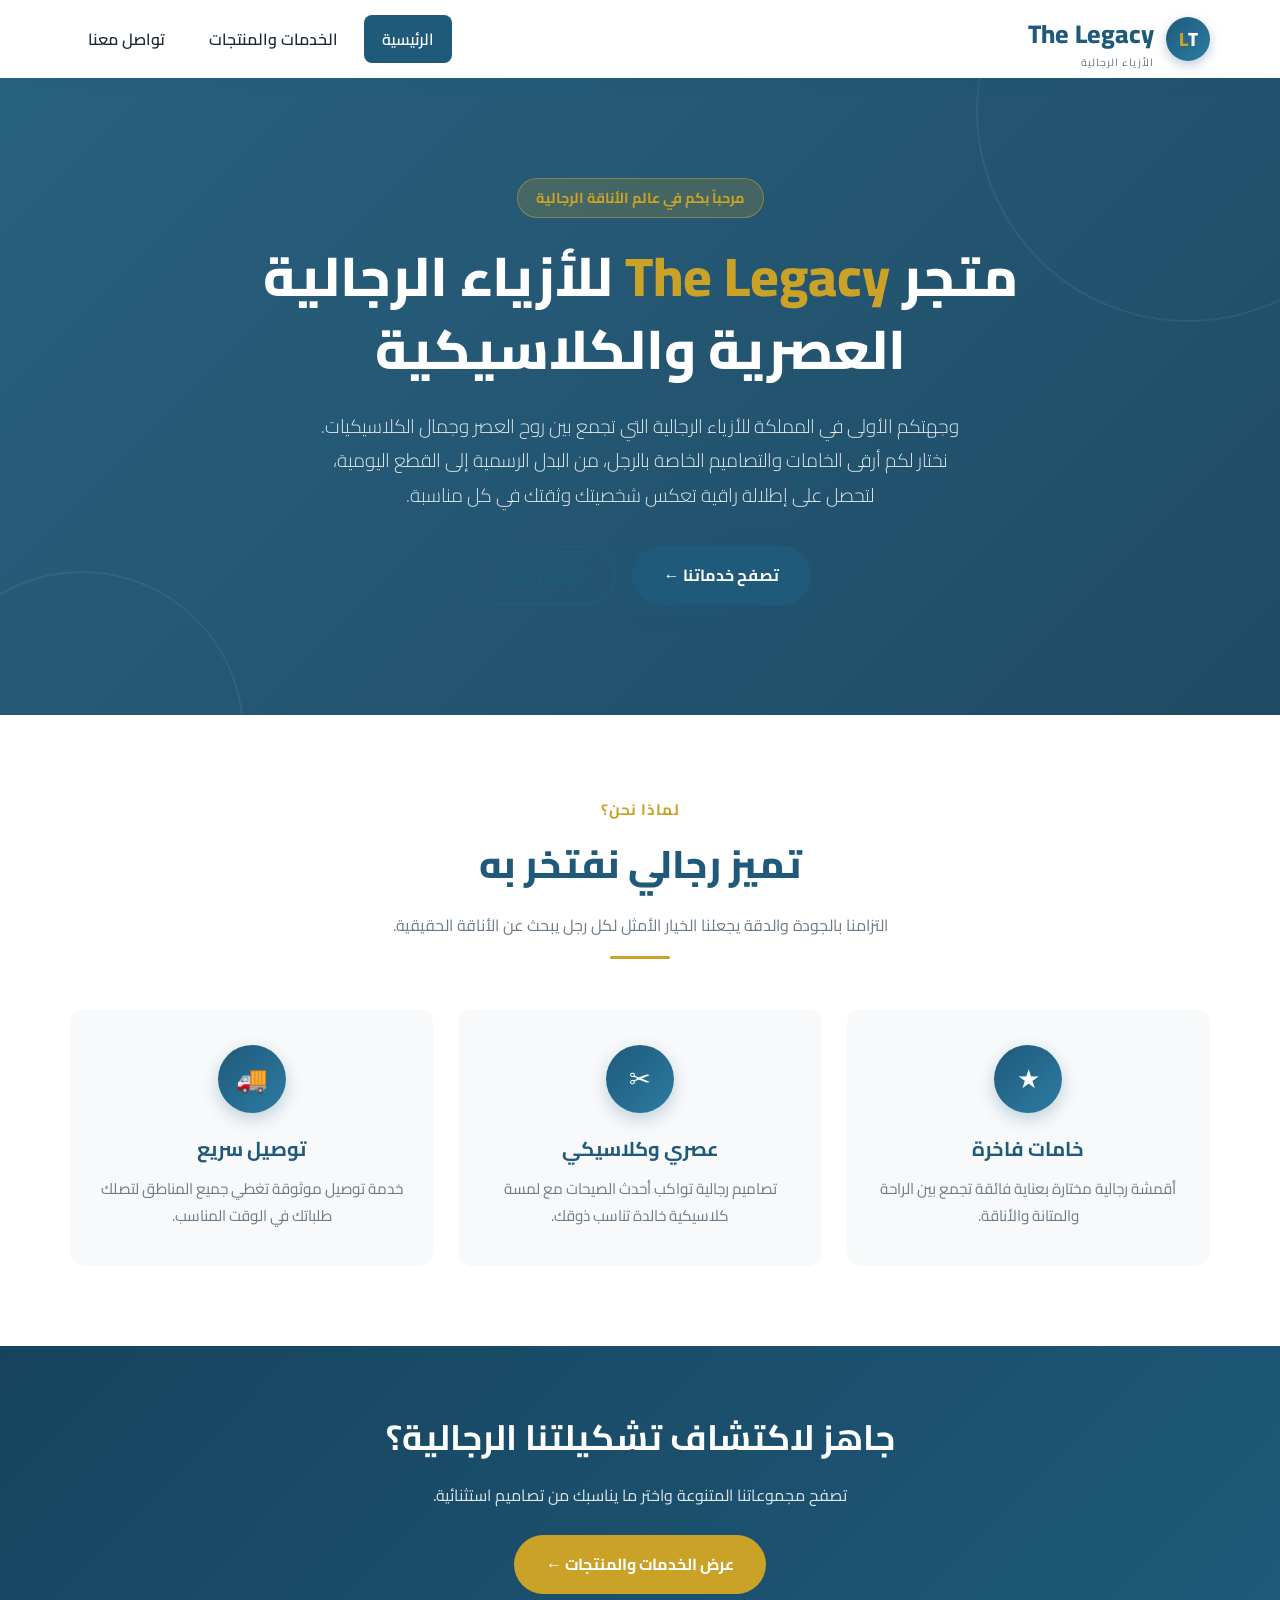
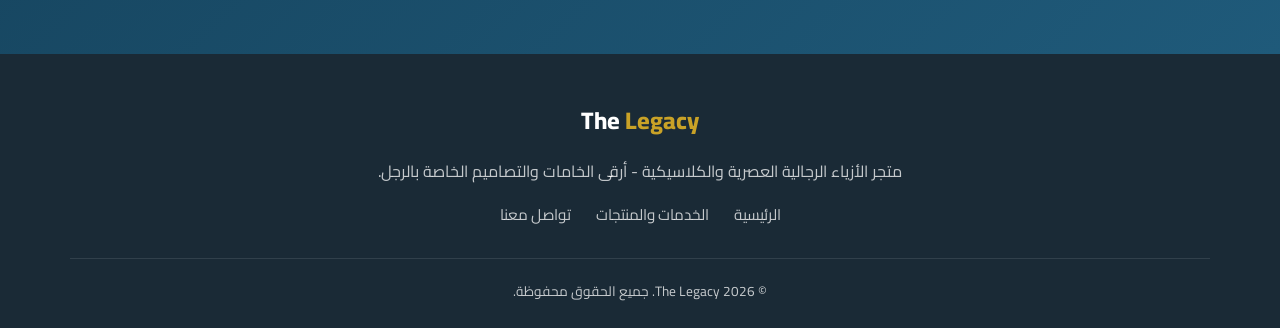
<file: index.html>
<!DOCTYPE html>
<html lang="ar" dir="rtl">
<head>
    <meta charset="UTF-8">
    <meta name="viewport" content="width=device-width, initial-scale=1.0">
    <meta name="description" content="متجر The Legacy للأزياء الرجالية العصرية والكلاسيكية - أرقى الخامات والتصاميم الخاصة بالرجل في المملكة">
    <title>The Legacy | متجر الأزياء الرجالية العصرية والكلاسيكية</title>
    <link rel="stylesheet" href="style.css">
</head>
<body>

    <!-- Header & Navigation -->
    <header class="site-header">
        <div class="container header-inner">
            <a href="index.html" class="logo">
                <span class="logo-mark">T<span>L</span></span>
                <span class="logo-text">The Legacy<small>الأزياء الرجالية</small></span>
            </a>
            <button class="menu-toggle" aria-label="فتح القائمة" onclick="toggleMenu()">&#9776;</button>
            <nav class="main-nav" id="mainNav">
                <ul>
                    <li><a href="index.html" class="active">الرئيسية</a></li>
                    <li><a href="services.html">الخدمات والمنتجات</a></li>
                    <li><a href="contact.html">تواصل معنا</a></li>
                </ul>
            </nav>
        </div>
    </header>

    <!-- Hero Section -->
    <section class="hero">
        <div class="container">
            <div class="hero-content">
                <span class="badge">مرحباً بكم في عالم الأناقة الرجالية</span>
                <h1>متجر <span>The Legacy</span> للأزياء الرجالية العصرية والكلاسيكية</h1>
                <p>
                    وجهتكم الأولى في المملكة للأزياء الرجالية التي تجمع بين روح العصر وجمال الكلاسيكيات.
                    نختار لكم أرقى الخامات والتصاميم الخاصة بالرجل، من البدل الرسمية إلى القطع اليومية،
                    لتحصل على إطلالة راقية تعكس شخصيتك وثقتك في كل مناسبة.
                </p>
                <div class="hero-actions">
                    <a href="services.html" class="btn btn-primary">تصفح خدماتنا &#8592;</a>
                    <a href="contact.html" class="btn btn-outline">تواصل معنا</a>
                </div>
            </div>
        </div>
    </section>

    <!-- Features Section -->
    <section class="section features">
        <div class="container">
            <div class="section-heading">
                <span class="subtitle">لماذا نحن؟</span>
                <h2>تميز رجالي نفتخر به</h2>
                <p>التزامنا بالجودة والدقة يجعلنا الخيار الأمثل لكل رجل يبحث عن الأناقة الحقيقية.</p>
                <div class="divider"></div>
            </div>
            <div class="features-grid">
                <div class="feature-item">
                    <div class="feature-icon">&#9733;</div>
                    <h3>خامات فاخرة</h3>
                    <p>أقمشة رجالية مختارة بعناية فائقة تجمع بين الراحة والمتانة والأناقة.</p>
                </div>
                <div class="feature-item">
                    <div class="feature-icon">&#9986;</div>
                    <h3>عصري وكلاسيكي</h3>
                    <p>تصاميم رجالية تواكب أحدث الصيحات مع لمسة كلاسيكية خالدة تناسب ذوقك.</p>
                </div>
                <div class="feature-item">
                    <div class="feature-icon">&#128666;</div>
                    <h3>توصيل سريع</h3>
                    <p>خدمة توصيل موثوقة تغطي جميع المناطق لتصلك طلباتك في الوقت المناسب.</p>
                </div>
            </div>
        </div>
    </section>

    <!-- CTA Banner -->
    <section class="cta-banner">
        <div class="container">
            <h2>جاهز لاكتشاف تشكيلتنا الرجالية؟</h2>
            <p>تصفح مجموعاتنا المتنوعة واختر ما يناسبك من تصاميم استثنائية.</p>
            <a href="services.html" class="btn btn-accent">عرض الخدمات والمنتجات &#8592;</a>
        </div>
    </section>

    <!-- Footer -->
    <footer class="site-footer">
        <div class="container">
            <div class="footer-content">
                <div class="footer-logo">The <span>Legacy</span></div>
                <p>متجر الأزياء الرجالية العصرية والكلاسيكية - أرقى الخامات والتصاميم الخاصة بالرجل.</p>
                <div class="footer-links">
                    <a href="index.html">الرئيسية</a>
                    <a href="services.html">الخدمات والمنتجات</a>
                    <a href="contact.html">تواصل معنا</a>
                </div>
            </div>
            <div class="footer-bottom">
                &copy; 2026 The Legacy. جميع الحقوق محفوظة.
            </div>
        </div>
    </footer>

    <script>
        function toggleMenu() {
            const nav = document.getElementById('mainNav');
            nav.classList.toggle('nav-open');
        }
    </script>
</body>
</html>
</file>
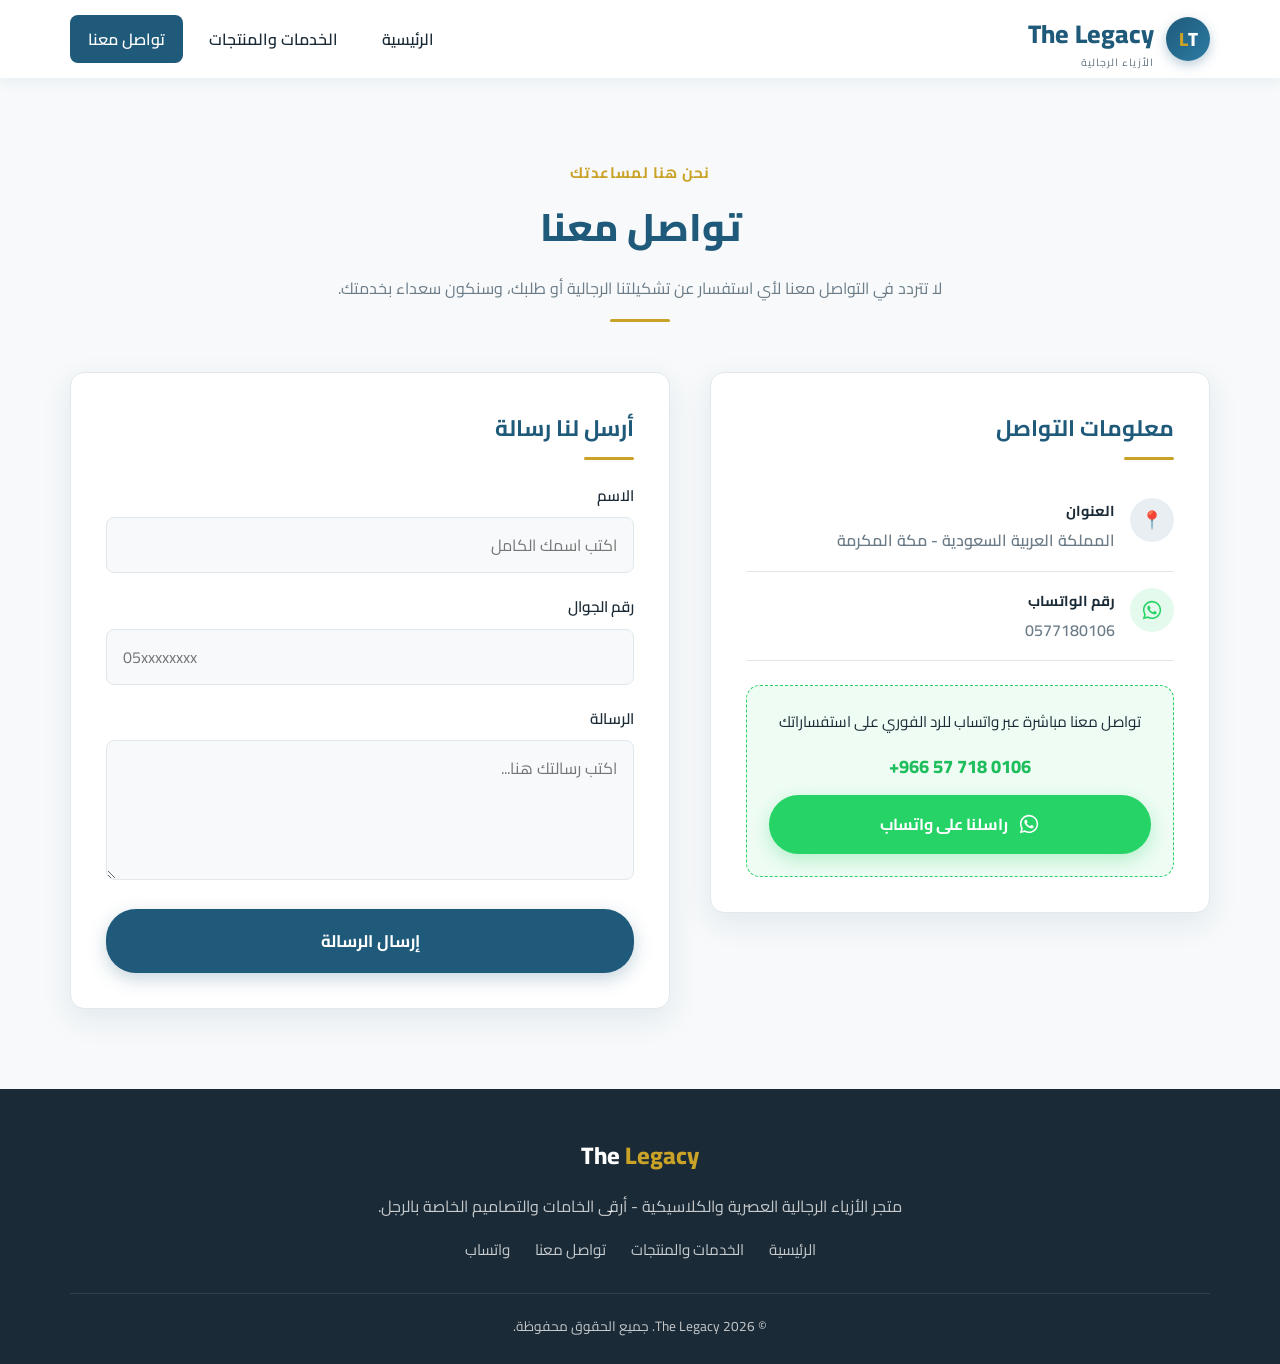
<file: contact.html>
<!DOCTYPE html>
<html lang="ar" dir="rtl">
<head>
    <meta charset="UTF-8">
    <meta name="viewport" content="width=device-width, initial-scale=1.0">
    <meta name="description" content="تواصل مع متجر The Legacy للأزياء الرجالية - مكة المكرمة، المملكة العربية السعودية">
    <title>تواصل معنا | The Legacy للأزياء الرجالية</title>
    <link rel="stylesheet" href="style.css">
</head>
<body>

    <!-- Header & Navigation -->
    <header class="site-header">
        <div class="container header-inner">
            <a href="index.html" class="logo">
                <span class="logo-mark">T<span>L</span></span>
                <span class="logo-text">The Legacy<small>الأزياء الرجالية</small></span>
            </a>
            <button class="menu-toggle" aria-label="فتح القائمة" onclick="toggleMenu()">&#9776;</button>
            <nav class="main-nav" id="mainNav">
                <ul>
                    <li><a href="index.html">الرئيسية</a></li>
                    <li><a href="services.html">الخدمات والمنتجات</a></li>
                    <li><a href="contact.html" class="active">تواصل معنا</a></li>
                </ul>
            </nav>
        </div>
    </header>

    <!-- Contact Section -->
    <section class="section contact-section">
        <div class="container">
            <div class="section-heading">
                <span class="subtitle">نحن هنا لمساعدتك</span>
                <h2>تواصل معنا</h2>
                <p>لا تتردد في التواصل معنا لأي استفسار عن تشكيلتنا الرجالية أو طلبك، وسنكون سعداء بخدمتك.</p>
                <div class="divider"></div>
            </div>

            <div class="contact-wrapper">
                <!-- Contact Info -->
                <div class="contact-info-card">
                    <h3>معلومات التواصل</h3>

                    <div class="info-item">
                        <div class="info-icon">&#128205;</div>
                        <div class="info-content">
                            <strong>العنوان</strong>
                            <p>المملكة العربية السعودية - مكة المكرمة</p>
                        </div>
                    </div>

                    <div class="info-item">
                        <div class="info-icon whatsapp-icon">
                            <svg width="22" height="22" viewBox="0 0 24 24" fill="currentColor" xmlns="http://www.w3.org/2000/svg">
                                <path d="M12.04 2C6.58 2 2.13 6.45 2.13 11.91c0 1.75.46 3.45 1.32 4.95L2 22l5.25-1.38a9.89 9.89 0 0 0 4.79 1.22h.01c5.46 0 9.91-4.45 9.91-9.91 0-2.65-1.03-5.14-2.9-7.01A9.82 9.82 0 0 0 12.04 2zm0 18.16a8.2 8.2 0 0 1-4.18-1.15l-.3-.18-3.12.82.83-3.04-.2-.31a8.17 8.17 0 0 1-1.26-4.38c0-4.54 3.7-8.23 8.24-8.23 2.2 0 4.27.86 5.83 2.42a8.18 8.18 0 0 1 2.41 5.82c0 4.54-3.69 8.23-8.25 8.23zm4.52-6.16c-.25-.13-1.47-.73-1.7-.81-.23-.08-.39-.13-.56.13-.17.25-.64.81-.78.98-.14.17-.29.19-.53.06-.25-.13-1.05-.39-2.01-1.24-.74-.66-1.24-1.48-1.39-1.73-.14-.25-.01-.38.11-.51.11-.11.25-.29.37-.43.13-.14.17-.25.25-.42.08-.17.04-.31-.02-.44-.06-.13-.56-1.35-.77-1.84-.2-.48-.4-.42-.56-.43h-.48c-.17 0-.44.06-.67.31-.23.25-.88.86-.88 2.1s.9 2.44 1.03 2.61c.13.17 1.77 2.7 4.3 3.79.6.26 1.07.42 1.44.54.6.19 1.15.17 1.59.1.48-.07 1.47-.6 1.68-1.18.21-.58.21-1.08.15-1.18-.06-.11-.23-.17-.48-.3z"/>
                            </svg>
                        </div>
                        <div class="info-content">
                            <strong>رقم الواتساب</strong>
                            <a href="tel:0577180106" dir="ltr">0577180106</a>
                        </div>
                    </div>

                    <div class="whatsapp-block">
                        <p>تواصل معنا مباشرة عبر واتساب للرد الفوري على استفساراتك</p>
                        <span class="phone-number">+966 57 718 0106</span>
                        <a href="https://wa.me/966577180106" target="_blank" rel="noopener noreferrer" class="btn btn-whatsapp">
                            <svg width="22" height="22" viewBox="0 0 24 24" fill="currentColor" xmlns="http://www.w3.org/2000/svg">
                                <path d="M12.04 2C6.58 2 2.13 6.45 2.13 11.91c0 1.75.46 3.45 1.32 4.95L2 22l5.25-1.38a9.89 9.89 0 0 0 4.79 1.22h.01c5.46 0 9.91-4.45 9.91-9.91 0-2.65-1.03-5.14-2.9-7.01A9.82 9.82 0 0 0 12.04 2zm0 18.16a8.2 8.2 0 0 1-4.18-1.15l-.3-.18-3.12.82.83-3.04-.2-.31a8.17 8.17 0 0 1-1.26-4.38c0-4.54 3.7-8.23 8.24-8.23 2.2 0 4.27.86 5.83 2.42a8.18 8.18 0 0 1 2.41 5.82c0 4.54-3.69 8.23-8.25 8.23zm4.52-6.16c-.25-.13-1.47-.73-1.7-.81-.23-.08-.39-.13-.56.13-.17.25-.64.81-.78.98-.14.17-.29.19-.53.06-.25-.13-1.05-.39-2.01-1.24-.74-.66-1.24-1.48-1.39-1.73-.14-.25-.01-.38.11-.51.11-.11.25-.29.37-.43.13-.14.17-.25.25-.42.08-.17.04-.31-.02-.44-.06-.13-.56-1.35-.77-1.84-.2-.48-.4-.42-.56-.43h-.48c-.17 0-.44.06-.67.31-.23.25-.88.86-.88 2.1s.9 2.44 1.03 2.61c.13.17 1.77 2.7 4.3 3.79.6.26 1.07.42 1.44.54.6.19 1.15.17 1.59.1.48-.07 1.47-.6 1.68-1.18.21-.58.21-1.08.15-1.18-.06-.11-.23-.17-.48-.3z"/>
                            </svg>
                            راسلنا على واتساب
                        </a>
                    </div>
                </div>

                <!-- Contact Form -->
                <div class="contact-form-card">
                    <h3>أرسل لنا رسالة</h3>
                    <form action="#" method="post">
                        <div class="form-group">
                            <label for="name">الاسم</label>
                            <input type="text" id="name" name="name" class="form-control" placeholder="اكتب اسمك الكامل" required>
                        </div>

                        <div class="form-group">
                            <label for="phone">رقم الجوال</label>
                            <input type="tel" id="phone" name="phone" class="form-control" placeholder="05xxxxxxxx" required>
                        </div>

                        <div class="form-group">
                            <label for="message">الرسالة</label>
                            <textarea id="message" name="message" class="form-control" placeholder="اكتب رسالتك هنا..." required></textarea>
                        </div>

                        <button type="submit" class="btn btn-primary form-submit">إرسال الرسالة</button>
                    </form>
                </div>
            </div>
        </div>
    </section>

    <!-- Footer -->
    <footer class="site-footer">
        <div class="container">
            <div class="footer-content">
                <div class="footer-logo">The <span>Legacy</span></div>
                <p>متجر الأزياء الرجالية العصرية والكلاسيكية - أرقى الخامات والتصاميم الخاصة بالرجل.</p>
                <div class="footer-links">
                    <a href="index.html">الرئيسية</a>
                    <a href="services.html">الخدمات والمنتجات</a>
                    <a href="contact.html">تواصل معنا</a>
                    <a href="https://wa.me/966577180106" target="_blank" rel="noopener noreferrer">واتساب</a>
                </div>
            </div>
            <div class="footer-bottom">
                &copy; 2026 The Legacy. جميع الحقوق محفوظة.
            </div>
        </div>
    </footer>

    <script>
        function toggleMenu() {
            const nav = document.getElementById('mainNav');
            nav.classList.toggle('nav-open');
        }
    </script>
</body>
</html>
</file>
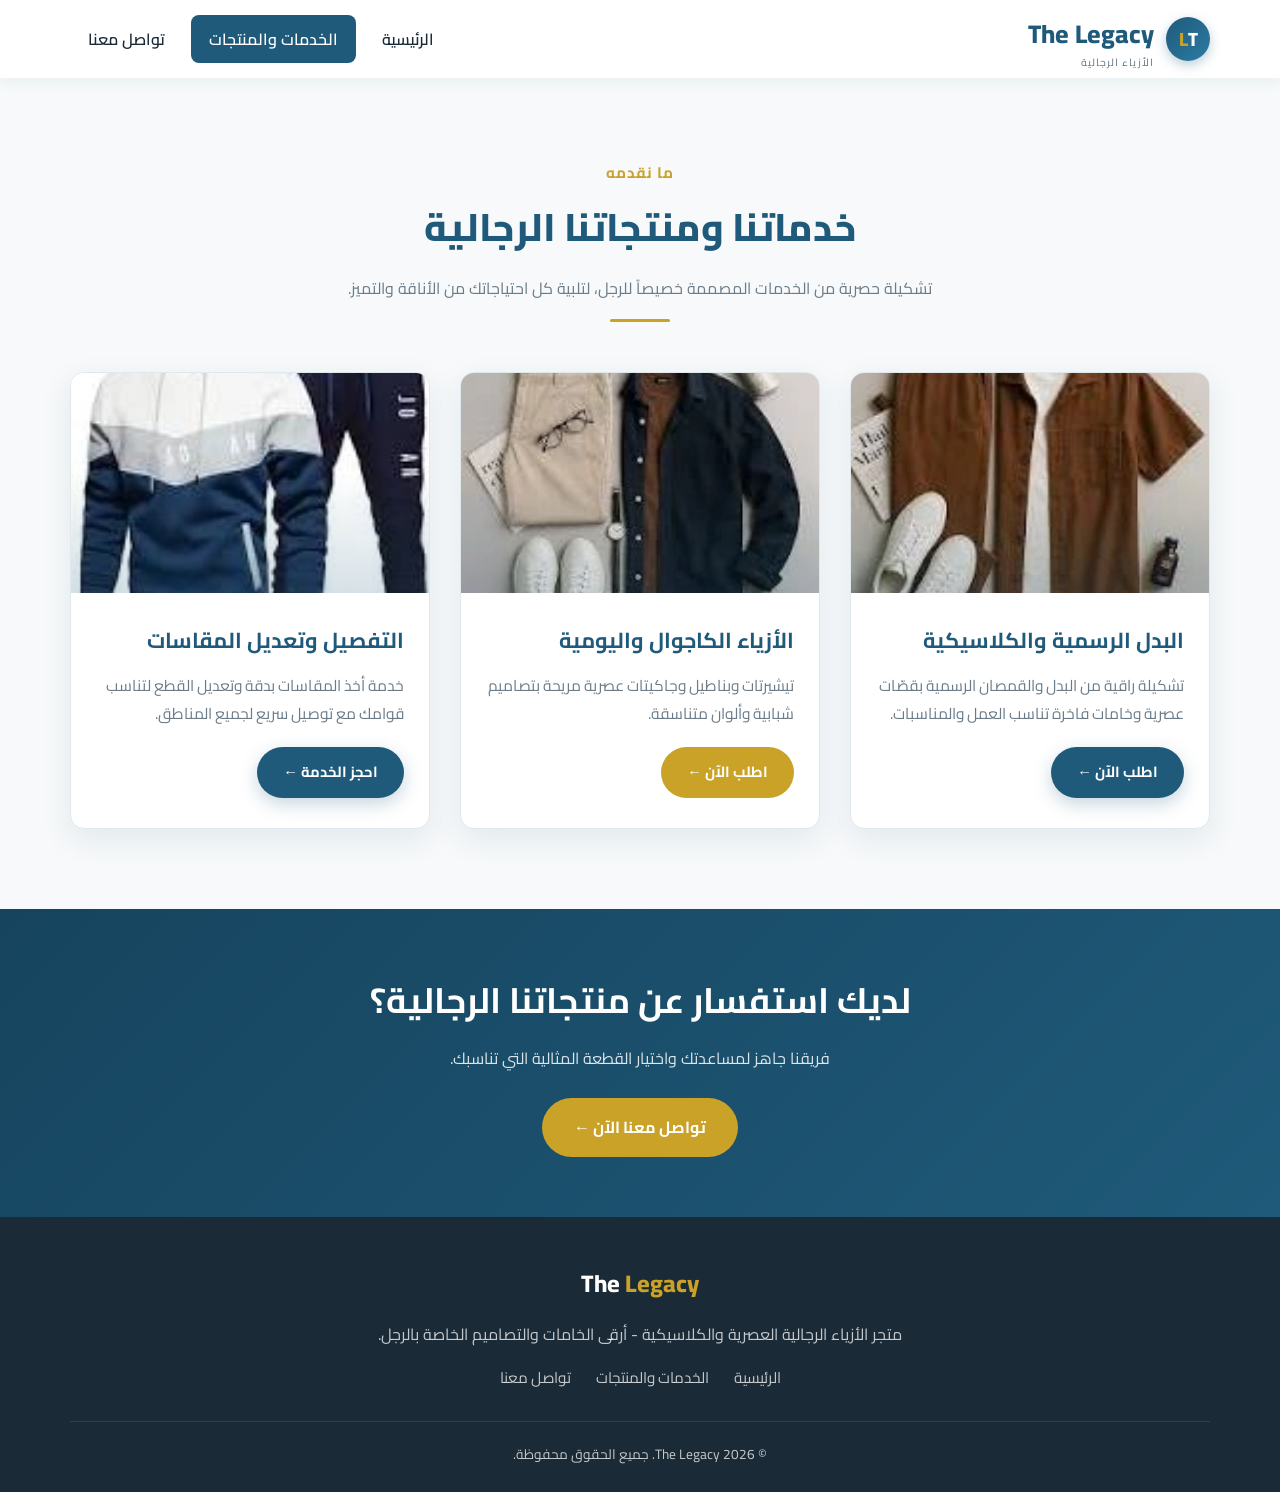
<file: services.html>
<!DOCTYPE html>
<html lang="ar" dir="rtl">
<head>
    <meta charset="UTF-8">
    <meta name="viewport" content="width=device-width, initial-scale=1.0">
    <meta name="description" content="خدمات ومنتجات The Legacy للأزياء الرجالية - البدل الرسمية، الأزياء الكاجوال، والتفصيل وتعديل المقاسات">
    <title>الخدمات والمنتجات الرجالية | The Legacy</title>
    <link rel="stylesheet" href="style.css">
</head>
<body>

    <!-- Header & Navigation -->
    <header class="site-header">
        <div class="container header-inner">
            <a href="index.html" class="logo">
                <span class="logo-mark">T<span>L</span></span>
                <span class="logo-text">The Legacy<small>الأزياء الرجالية</small></span>
            </a>
            <button class="menu-toggle" aria-label="فتح القائمة" onclick="toggleMenu()">&#9776;</button>
            <nav class="main-nav" id="mainNav">
                <ul>
                    <li><a href="index.html">الرئيسية</a></li>
                    <li><a href="services.html" class="active">الخدمات والمنتجات</a></li>
                    <li><a href="contact.html">تواصل معنا</a></li>
                </ul>
            </nav>
        </div>
    </header>

    <!-- Services Section -->
    <section class="section services-section">
        <div class="container">
            <div class="section-heading">
                <span class="subtitle">ما نقدمه</span>
                <h2>خدماتنا ومنتجاتنا الرجالية</h2>
                <p>تشكيلة حصرية من الخدمات المصممة خصيصاً للرجل، لتلبية كل احتياجاتك من الأناقة والتميز.</p>
                <div class="divider"></div>
            </div>

            <div class="services-grid">
                <!-- Service 1 -->
                <article class="service-card">
                    <div class="service-card-image">
                        <img src="assets/images/suits.webp" alt="البدل الرسمية والكلاسيكية">
                    </div>
                    <div class="service-card-body">
                        <h3>البدل الرسمية والكلاسيكية</h3>
                        <p>
                            تشكيلة راقية من البدل والقمصان الرسمية بقصّات عصرية وخامات فاخرة
                            تناسب العمل والمناسبات.
                        </p>
                        <a href="contact.html" class="btn btn-primary">اطلب الآن &#8592;</a>
                    </div>
                </article>

                <!-- Service 2 -->
                <article class="service-card">
                    <div class="service-card-image">
                        <img src="assets/images/casual.webp" alt="الأزياء الكاجوال واليومية">
                    </div>
                    <div class="service-card-body">
                        <h3>الأزياء الكاجوال واليومية</h3>
                        <p>
                            تيشيرتات وبناطيل وجاكيتات عصرية مريحة بتصاميم شبابية
                            وألوان متناسقة.
                        </p>
                        <a href="contact.html" class="btn btn-accent">اطلب الآن &#8592;</a>
                    </div>
                </article>

                <!-- Service 3 -->
                <article class="service-card">
                    <div class="service-card-image">
                        <img src="assets/images/tailoring.webp" alt="التفصيل وتعديل المقاسات">
                    </div>
                    <div class="service-card-body">
                        <h3>التفصيل وتعديل المقاسات</h3>
                        <p>
                            خدمة أخذ المقاسات بدقة وتعديل القطع لتناسب قوامك
                            مع توصيل سريع لجميع المناطق.
                        </p>
                        <a href="contact.html" class="btn btn-primary">احجز الخدمة &#8592;</a>
                    </div>
                </article>
            </div>
        </div>
    </section>

    <!-- CTA Banner -->
    <section class="cta-banner">
        <div class="container">
            <h2>لديك استفسار عن منتجاتنا الرجالية؟</h2>
            <p>فريقنا جاهز لمساعدتك واختيار القطعة المثالية التي تناسبك.</p>
            <a href="contact.html" class="btn btn-accent">تواصل معنا الآن &#8592;</a>
        </div>
    </section>

    <!-- Footer -->
    <footer class="site-footer">
        <div class="container">
            <div class="footer-content">
                <div class="footer-logo">The <span>Legacy</span></div>
                <p>متجر الأزياء الرجالية العصرية والكلاسيكية - أرقى الخامات والتصاميم الخاصة بالرجل.</p>
                <div class="footer-links">
                    <a href="index.html">الرئيسية</a>
                    <a href="services.html">الخدمات والمنتجات</a>
                    <a href="contact.html">تواصل معنا</a>
                </div>
            </div>
            <div class="footer-bottom">
                &copy; 2026 The Legacy. جميع الحقوق محفوظة.
            </div>
        </div>
    </footer>

    <script>
        function toggleMenu() {
            const nav = document.getElementById('mainNav');
            nav.classList.toggle('nav-open');
        }
    </script>
</body>
</html>
</file>
<file: style.css>
/* ============================================
   The Legacy - Shared Stylesheet
   ============================================ */

/* Google Fonts - Cairo */
@import url('https://fonts.googleapis.com/css2?family=Cairo:wght@300;400;500;600;700;800&display=swap');

/* CSS Variables */
:root {
    --primary: #1f5a7a;
    --primary-dark: #16445e;
    --primary-light: #2c7ba3;
    --accent: #c9a227;
    --accent-dark: #a8861d;
    --dark: #1a2a36;
    --light: #f7f9fa;
    --gray: #6b7c88;
    --border: #e1e8ec;
    --whatsapp: #25D366;
    --whatsapp-dark: #1ebe5d;
    --shadow: 0 10px 30px rgba(31, 90, 122, 0.1);
    --shadow-hover: 0 18px 40px rgba(31, 90, 122, 0.18);
    --radius: 14px;
    --transition: all 0.3s ease;
}

/* Reset & Base */
* {
    margin: 0;
    padding: 0;
    box-sizing: border-box;
}

html {
    scroll-behavior: smooth;
}

body {
    font-family: 'Cairo', sans-serif;
    color: var(--dark);
    background-color: var(--light);
    line-height: 1.8;
    -webkit-font-smoothing: antialiased;
}

a {
    text-decoration: none;
    color: inherit;
}

img {
    max-width: 100%;
    display: block;
}

/* Container */
.container {
    width: 90%;
    max-width: 1140px;
    margin: 0 auto;
}

/* ============================================
   Header & Navigation
   ============================================ */
.site-header {
    background-color: #ffffff;
    box-shadow: 0 2px 15px rgba(31, 90, 122, 0.08);
    position: sticky;
    top: 0;
    z-index: 1000;
}

.header-inner {
    display: flex;
    align-items: center;
    justify-content: space-between;
    min-height: 78px;
    gap: 20px;
}

.logo {
    display: flex;
    align-items: center;
    gap: 12px;
    font-size: 1.6rem;
    font-weight: 800;
    color: var(--primary);
    white-space: nowrap;
}

.logo-mark {
    display: inline-flex;
    align-items: center;
    justify-content: center;
    width: 44px;
    height: 44px;
    background: linear-gradient(135deg, var(--primary), var(--primary-light));
    color: #fff;
    border-radius: 50%;
    font-size: 1.2rem;
    font-weight: 800;
    box-shadow: 0 4px 12px rgba(31, 90, 122, 0.3);
}

.logo-mark span {
    color: var(--accent);
}

.logo-text small {
    display: block;
    font-size: 0.65rem;
    font-weight: 500;
    color: var(--gray);
    line-height: 1;
    letter-spacing: 1px;
}

/* Mobile menu toggle */
.menu-toggle {
    display: none;
    background: none;
    border: none;
    cursor: pointer;
    color: var(--primary);
    font-size: 1.6rem;
    line-height: 1;
}

.main-nav ul {
    list-style: none;
    display: flex;
    align-items: center;
    gap: 8px;
}

.main-nav a {
    display: block;
    padding: 10px 18px;
    font-size: 1rem;
    font-weight: 600;
    color: var(--dark);
    border-radius: 8px;
    transition: var(--transition);
}

.main-nav a:hover {
    color: var(--primary);
    background-color: rgba(31, 90, 122, 0.07);
}

.main-nav a.active {
    color: #fff;
    background-color: var(--primary);
}

/* ============================================
   Buttons
   ============================================ */
.btn {
    display: inline-flex;
    align-items: center;
    justify-content: center;
    gap: 10px;
    padding: 13px 30px;
    border-radius: 30px;
    font-family: 'Cairo', sans-serif;
    font-size: 1rem;
    font-weight: 700;
    cursor: pointer;
    border: 2px solid transparent;
    transition: var(--transition);
    text-align: center;
}

.btn-primary {
    background-color: var(--primary);
    color: #fff;
    box-shadow: 0 6px 18px rgba(31, 90, 122, 0.25);
}

.btn-primary:hover {
    background-color: var(--primary-dark);
    transform: translateY(-3px);
    box-shadow: 0 10px 24px rgba(31, 90, 122, 0.35);
}

.btn-outline {
    background-color: transparent;
    color: var(--primary);
    border-color: var(--primary);
}

.btn-outline:hover {
    background-color: var(--primary);
    color: #fff;
    transform: translateY(-3px);
}

.btn-accent {
    background-color: var(--accent);
    color: #fff;
}

.btn-accent:hover {
    background-color: var(--accent-dark);
    transform: translateY(-3px);
}

.btn-whatsapp {
    background-color: var(--whatsapp);
    color: #fff;
    box-shadow: 0 6px 18px rgba(37, 211, 102, 0.3);
}

.btn-whatsapp:hover {
    background-color: var(--whatsapp-dark);
    transform: translateY(-3px);
    box-shadow: 0 10px 24px rgba(37, 211, 102, 0.4);
}

/* ============================================
   Hero Section (Home Page)
   ============================================ */
.hero {
    position: relative;
    background: linear-gradient(135deg, rgba(31, 90, 122, 0.96), rgba(22, 68, 94, 0.96)),
                url('data:image/svg+xml;utf8,<svg xmlns="http://www.w3.org/2000/svg" width="60" height="60" viewBox="0 0 60 60"><circle cx="30" cy="30" r="1.5" fill="white" opacity="0.08"/></svg>');
    color: #fff;
    padding: 100px 0 110px;
    overflow: hidden;
}

.hero::before,
.hero::after {
    content: '';
    position: absolute;
    border-radius: 50%;
    border: 2px solid rgba(255, 255, 255, 0.06);
}

.hero::before {
    width: 420px;
    height: 420px;
    top: -180px;
    right: -120px;
}

.hero::after {
    width: 320px;
    height: 320px;
    bottom: -180px;
    left: -80px;
}

.hero-content {
    position: relative;
    z-index: 1;
    max-width: 760px;
    text-align: center;
    margin: 0 auto;
}

.hero .badge {
    display: inline-block;
    padding: 6px 18px;
    background-color: rgba(201, 162, 39, 0.2);
    border: 1px solid rgba(201, 162, 39, 0.5);
    color: var(--accent);
    border-radius: 30px;
    font-size: 0.9rem;
    font-weight: 700;
    margin-bottom: 22px;
}

.hero h1 {
    font-size: clamp(2.1rem, 5vw, 3.4rem);
    font-weight: 800;
    line-height: 1.35;
    margin-bottom: 22px;
}

.hero h1 span {
    color: var(--accent);
}

.hero p {
    font-size: clamp(1rem, 2vw, 1.2rem);
    color: rgba(255, 255, 255, 0.88);
    max-width: 650px;
    margin: 0 auto 34px;
    font-weight: 300;
}

.hero-actions {
    display: flex;
    gap: 15px;
    justify-content: center;
    flex-wrap: wrap;
}

/* ============================================
   Section Headings
   ============================================ */
.section {
    padding: 80px 0;
}

.section-heading {
    text-align: center;
    margin-bottom: 50px;
}

.section-heading .subtitle {
    color: var(--accent);
    font-weight: 700;
    font-size: 0.95rem;
    letter-spacing: 1px;
}

.section-heading h2 {
    font-size: clamp(1.8rem, 4vw, 2.4rem);
    color: var(--primary);
    font-weight: 800;
    margin: 6px 0 12px;
}

.section-heading p {
    color: var(--gray);
    max-width: 620px;
    margin: 0 auto;
}

.divider {
    width: 60px;
    height: 3px;
    background-color: var(--accent);
    border-radius: 3px;
    margin: 16px auto 0;
}

/* ============================================
   Features (Home Page)
   ============================================ */
.features {
    background-color: #fff;
}

.features-grid {
    display: grid;
    grid-template-columns: repeat(auto-fit, minmax(250px, 1fr));
    gap: 25px;
}

.feature-item {
    text-align: center;
    padding: 35px 25px;
    border-radius: var(--radius);
    background-color: var(--light);
    transition: var(--transition);
    border: 1px solid transparent;
}

.feature-item:hover {
    transform: translateY(-6px);
    box-shadow: var(--shadow-hover);
    border-color: var(--border);
}

.feature-icon {
    width: 68px;
    height: 68px;
    margin: 0 auto 18px;
    display: flex;
    align-items: center;
    justify-content: center;
    background: linear-gradient(135deg, var(--primary), var(--primary-light));
    color: #fff;
    border-radius: 50%;
    font-size: 1.6rem;
    box-shadow: 0 6px 16px rgba(31, 90, 122, 0.25);
}

.feature-item h3 {
    color: var(--primary);
    font-size: 1.25rem;
    margin-bottom: 8px;
}

.feature-item p {
    color: var(--gray);
    font-size: 0.95rem;
}

/* ============================================
   CTA Banner (Home Page)
   ============================================ */
.cta-banner {
    background: linear-gradient(135deg, var(--primary-dark), var(--primary));
    color: #fff;
    text-align: center;
    padding: 60px 0;
}

.cta-banner h2 {
    font-size: clamp(1.6rem, 4vw, 2.2rem);
    margin-bottom: 12px;
}

.cta-banner p {
    color: rgba(255, 255, 255, 0.85);
    margin-bottom: 25px;
}

/* ============================================
   Services Cards
   ============================================ */
.services-section {
    background-color: var(--light);
}

.services-grid {
    display: grid;
    grid-template-columns: repeat(auto-fit, minmax(290px, 1fr));
    gap: 30px;
}

.service-card {
    background-color: #fff;
    border-radius: var(--radius);
    overflow: hidden;
    box-shadow: var(--shadow);
    border: 1px solid var(--border);
    transition: var(--transition);
    display: flex;
    flex-direction: column;
}

.service-card:hover {
    transform: translateY(-8px);
    box-shadow: var(--shadow-hover);
}

.service-card-image {
    height: 220px;
    position: relative;
    overflow: hidden;
    background-color: var(--primary-dark);
}

.service-card-image img {
    width: 100%;
    height: 100%;
    object-fit: cover;
    object-position: center;
    display: block;
    transition: transform 0.5s ease;
}

.service-card:hover .service-card-image img {
    transform: scale(1.07);
}

.service-card-image::after {
    content: '';
    position: absolute;
    inset: 0;
    background: linear-gradient(to top, rgba(31, 90, 122, 0.18), transparent 55%);
    pointer-events: none;
}

.service-card-body {
    padding: 28px 25px 30px;
    flex: 1;
    display: flex;
    flex-direction: column;
}

.service-card-body h3 {
    color: var(--primary);
    font-size: 1.35rem;
    margin-bottom: 12px;
}

.service-card-body p {
    color: var(--gray);
    font-size: 0.97rem;
    margin-bottom: 20px;
    flex: 1;
}

.service-card-body .btn {
    align-self: flex-start;
    padding: 10px 24px;
    font-size: 0.92rem;
}

/* ============================================
   Contact Page
   ============================================ */
.contact-section {
    background-color: var(--light);
}

.contact-wrapper {
    display: grid;
    grid-template-columns: 1fr 1.2fr;
    gap: 40px;
    align-items: start;
}

.contact-info-card,
.contact-form-card {
    background-color: #fff;
    border-radius: var(--radius);
    padding: 35px;
    box-shadow: var(--shadow);
    border: 1px solid var(--border);
}

.contact-info-card h3,
.contact-form-card h3 {
    color: var(--primary);
    font-size: 1.4rem;
    margin-bottom: 22px;
    position: relative;
    padding-bottom: 12px;
}

.contact-info-card h3::after,
.contact-form-card h3::after {
    content: '';
    position: absolute;
    bottom: 0;
    right: 0;
    width: 50px;
    height: 3px;
    background-color: var(--accent);
    border-radius: 3px;
}

.info-item {
    display: flex;
    align-items: flex-start;
    gap: 15px;
    padding: 16px 0;
    border-bottom: 1px solid var(--border);
}

.info-item:last-of-type {
    border-bottom: none;
}

.info-icon {
    flex: 0 0 44px;
    height: 44px;
    border-radius: 50%;
    background-color: rgba(31, 90, 122, 0.1);
    color: var(--primary);
    display: flex;
    align-items: center;
    justify-content: center;
    font-size: 1.1rem;
}

.info-icon.whatsapp-icon {
    background-color: rgba(37, 211, 102, 0.12);
    color: var(--whatsapp);
}

.info-content strong {
    display: block;
    color: var(--dark);
    font-size: 0.9rem;
    margin-bottom: 2px;
}

.info-content p,
.info-content a {
    color: var(--gray);
    font-size: 1rem;
    font-weight: 600;
}

.info-content a:hover {
    color: var(--primary);
}

.whatsapp-block {
    margin-top: 24px;
    padding: 22px;
    background-color: rgba(37, 211, 102, 0.07);
    border: 1px dashed var(--whatsapp);
    border-radius: var(--radius);
    text-align: center;
}

.whatsapp-block p {
    color: var(--dark);
    margin-bottom: 14px;
    font-size: 0.95rem;
}

.whatsapp-block .phone-number {
    color: var(--whatsapp-dark);
    font-weight: 800;
    font-size: 1.15rem;
    direction: ltr;
    display: inline-block;
}

.whatsapp-block .btn {
    margin-top: 12px;
    width: 100%;
}

/* Form */
.form-group {
    margin-bottom: 20px;
}

.form-group label {
    display: block;
    margin-bottom: 8px;
    color: var(--dark);
    font-weight: 600;
    font-size: 0.95rem;
}

.form-control {
    width: 100%;
    padding: 12px 16px;
    border: 1px solid var(--border);
    border-radius: 8px;
    font-family: 'Cairo', sans-serif;
    font-size: 1rem;
    color: var(--dark);
    background-color: var(--light);
    transition: var(--transition);
}

.form-control:focus {
    outline: none;
    border-color: var(--primary);
    background-color: #fff;
    box-shadow: 0 0 0 3px rgba(31, 90, 122, 0.12);
}

textarea.form-control {
    resize: vertical;
    min-height: 140px;
}

.form-row {
    display: grid;
    grid-template-columns: 1fr 1fr;
    gap: 20px;
}

.form-submit {
    width: 100%;
    padding: 14px;
    font-size: 1.05rem;
}

/* ============================================
   Footer
   ============================================ */
.site-footer {
    background-color: var(--dark);
    color: rgba(255, 255, 255, 0.75);
    padding: 45px 0 25px;
}

.footer-content {
    display: flex;
    flex-direction: column;
    align-items: center;
    text-align: center;
    gap: 15px;
}

.footer-logo {
    font-size: 1.5rem;
    font-weight: 800;
    color: #fff;
}

.footer-logo span {
    color: var(--accent);
}

.footer-links {
    display: flex;
    gap: 25px;
    flex-wrap: wrap;
    justify-content: center;
}

.footer-links a {
    font-size: 0.95rem;
    transition: var(--transition);
}

.footer-links a:hover {
    color: var(--accent);
}

.footer-bottom {
    border-top: 1px solid rgba(255, 255, 255, 0.1);
    margin-top: 30px;
    padding-top: 20px;
    text-align: center;
    font-size: 0.85rem;
}

/* ============================================
   Responsive Design
   ============================================ */
@media (max-width: 768px) {
    .menu-toggle {
        display: block;
    }

    .main-nav {
        display: none;
        width: 100%;
    }

    .main-nav.nav-open {
        display: block;
    }

    .main-nav ul {
        flex-direction: column;
        align-items: stretch;
        padding: 12px 0 18px;
        gap: 4px;
    }

    .main-nav a {
        text-align: center;
    }

    .header-inner {
        flex-wrap: wrap;
        padding-top: 12px;
        padding-bottom: 12px;
    }

    .hero {
        padding: 70px 0 80px;
    }

    .section {
        padding: 60px 0;
    }

    .contact-wrapper {
        grid-template-columns: 1fr;
    }

    .form-row {
        grid-template-columns: 1fr;
        gap: 0;
    }

    .features-grid,
    .services-grid {
        grid-template-columns: 1fr;
    }
}

@media (max-width: 480px) {
    .logo {
        font-size: 1.35rem;
    }

    .logo-mark {
        width: 38px;
        height: 38px;
        font-size: 1rem;
    }

    .hero-actions {
        flex-direction: column;
    }

    .hero-actions .btn {
        width: 100%;
    }

    .contact-info-card,
    .contact-form-card {
        padding: 25px 20px;
    }

    .footer-links {
        gap: 15px;
    }
}
</file>
